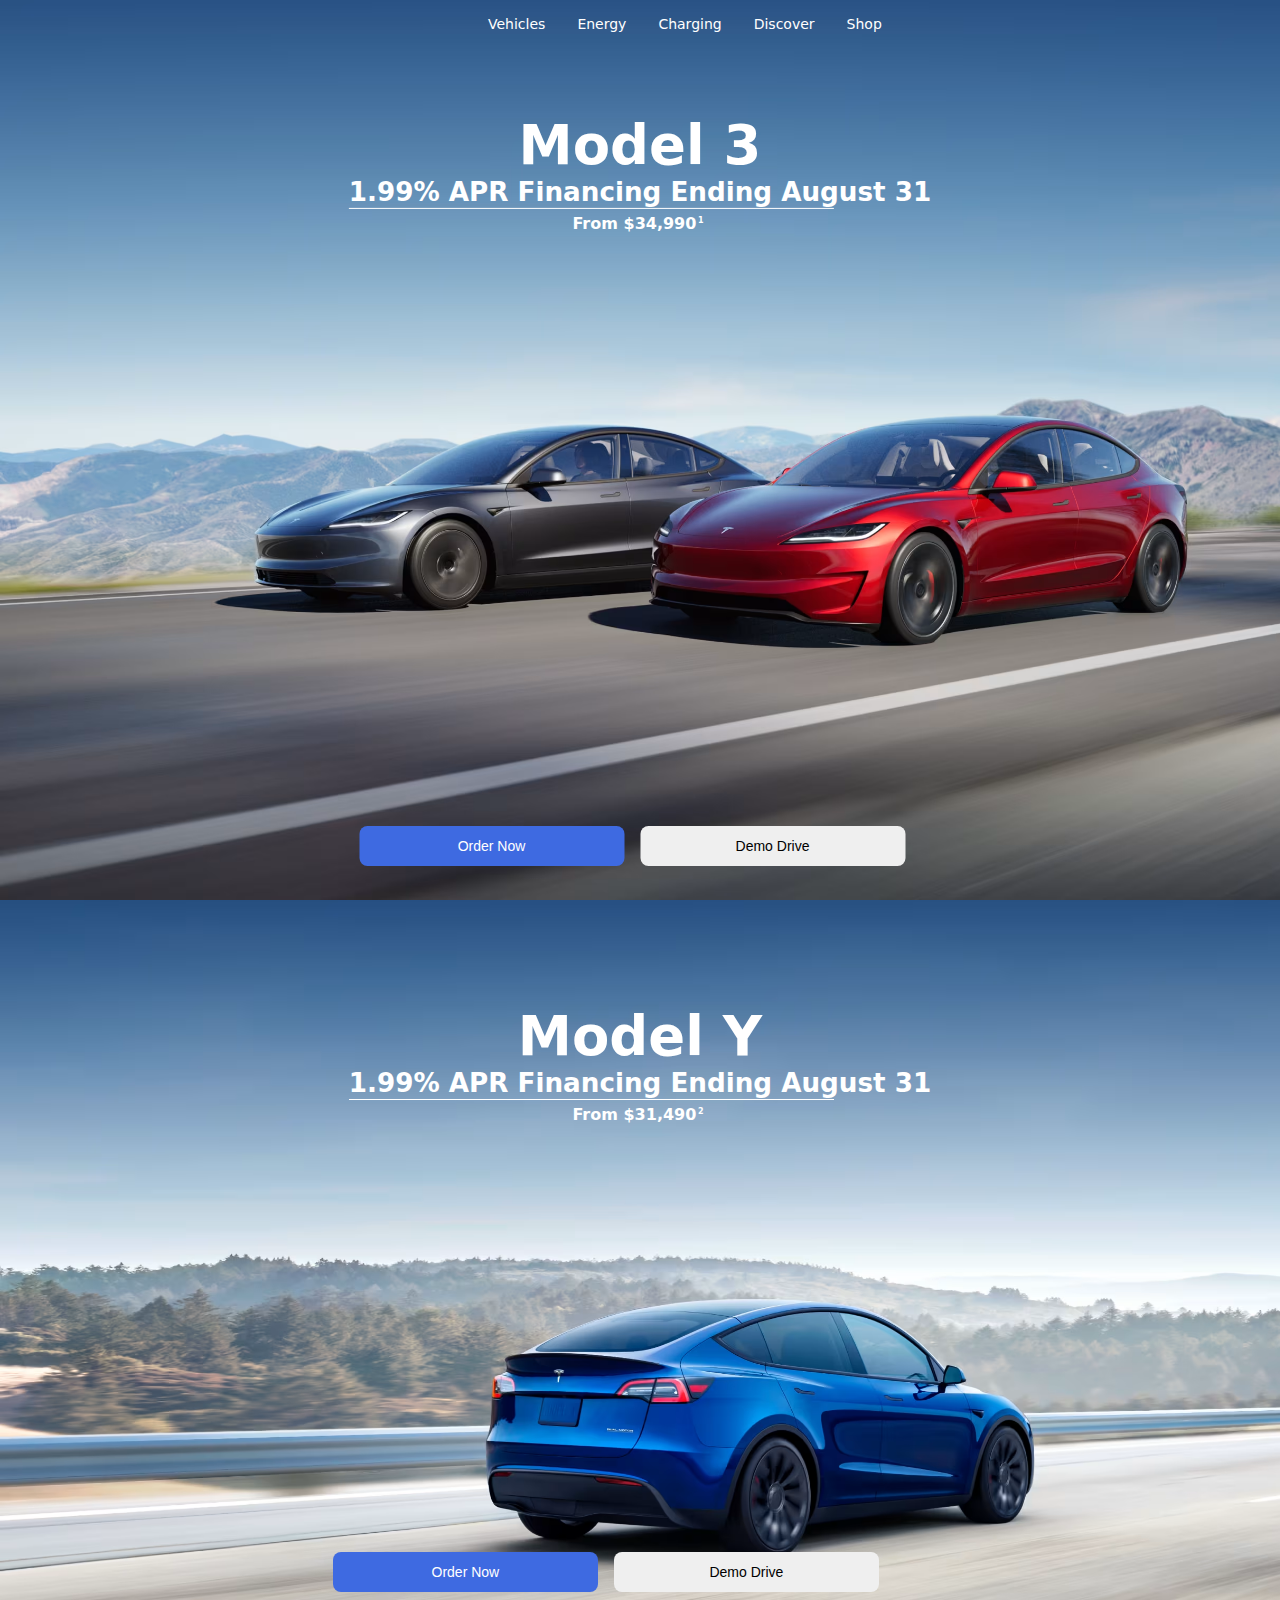
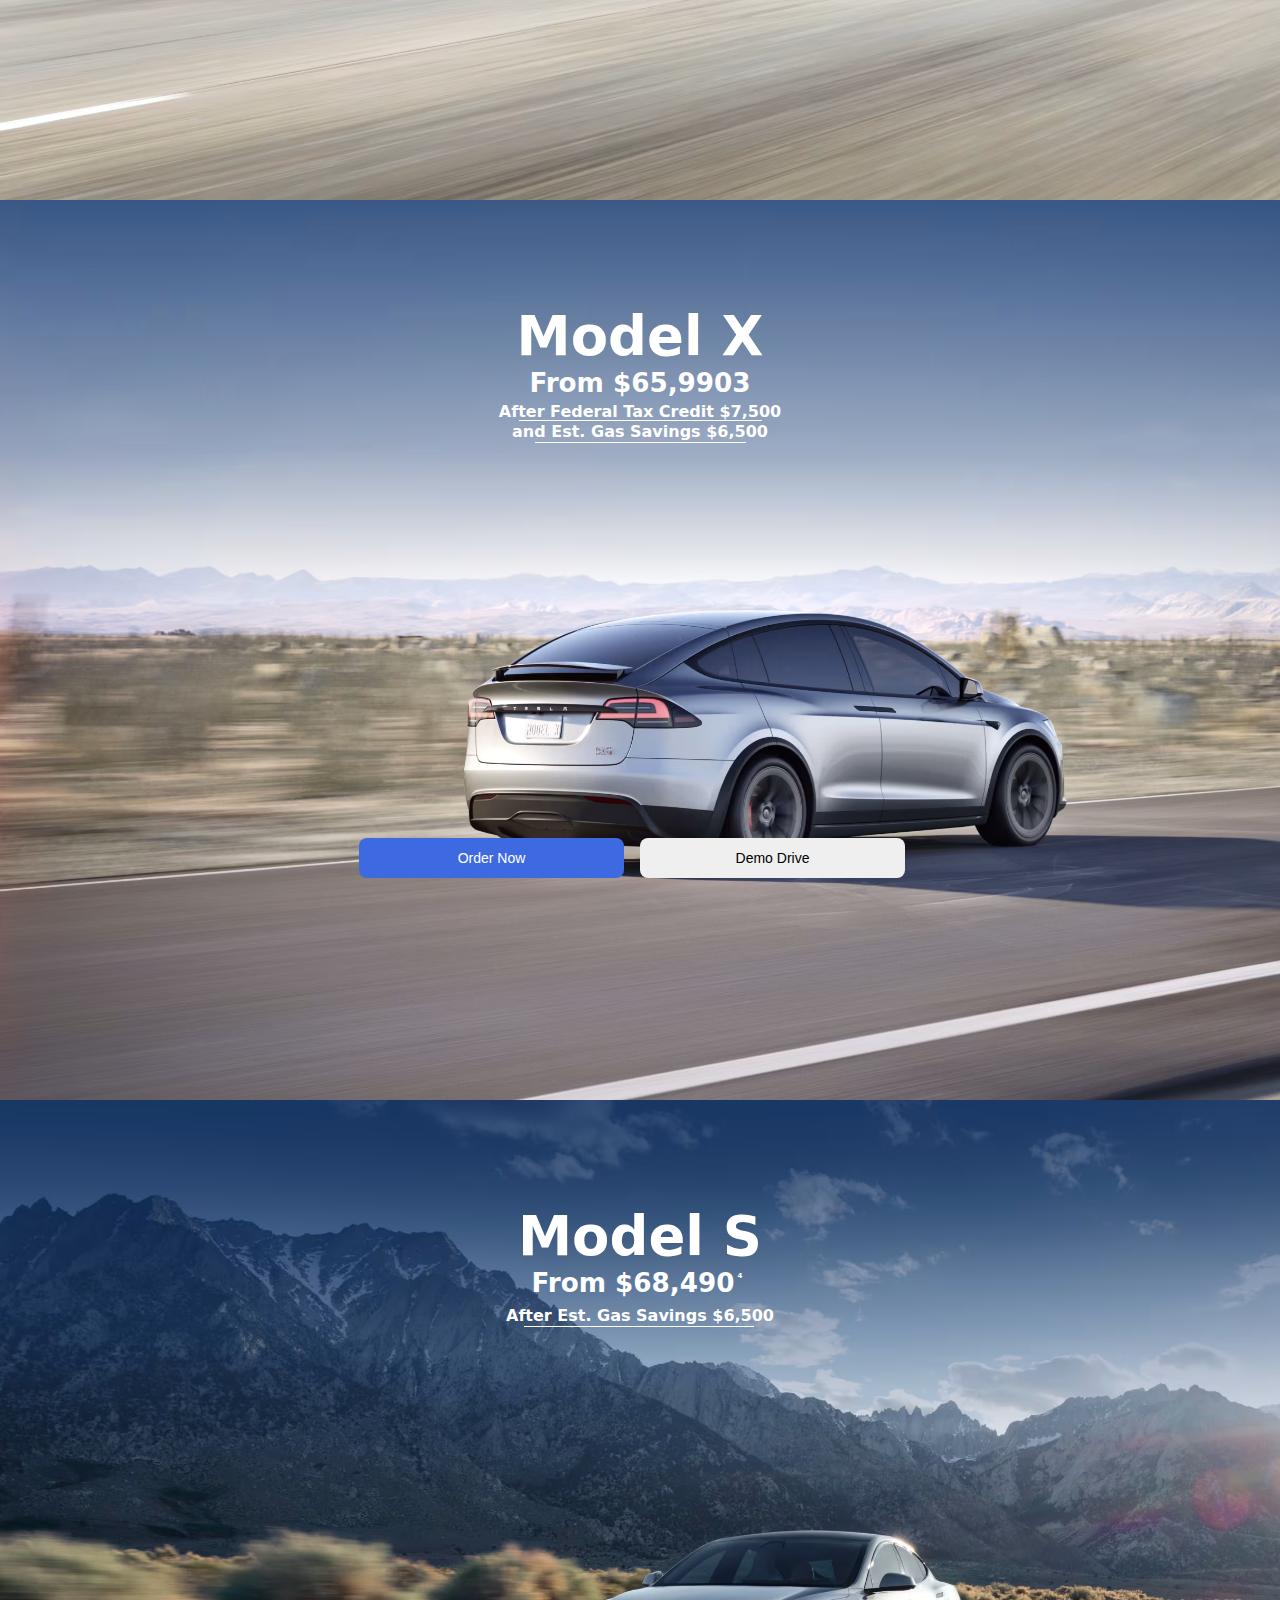
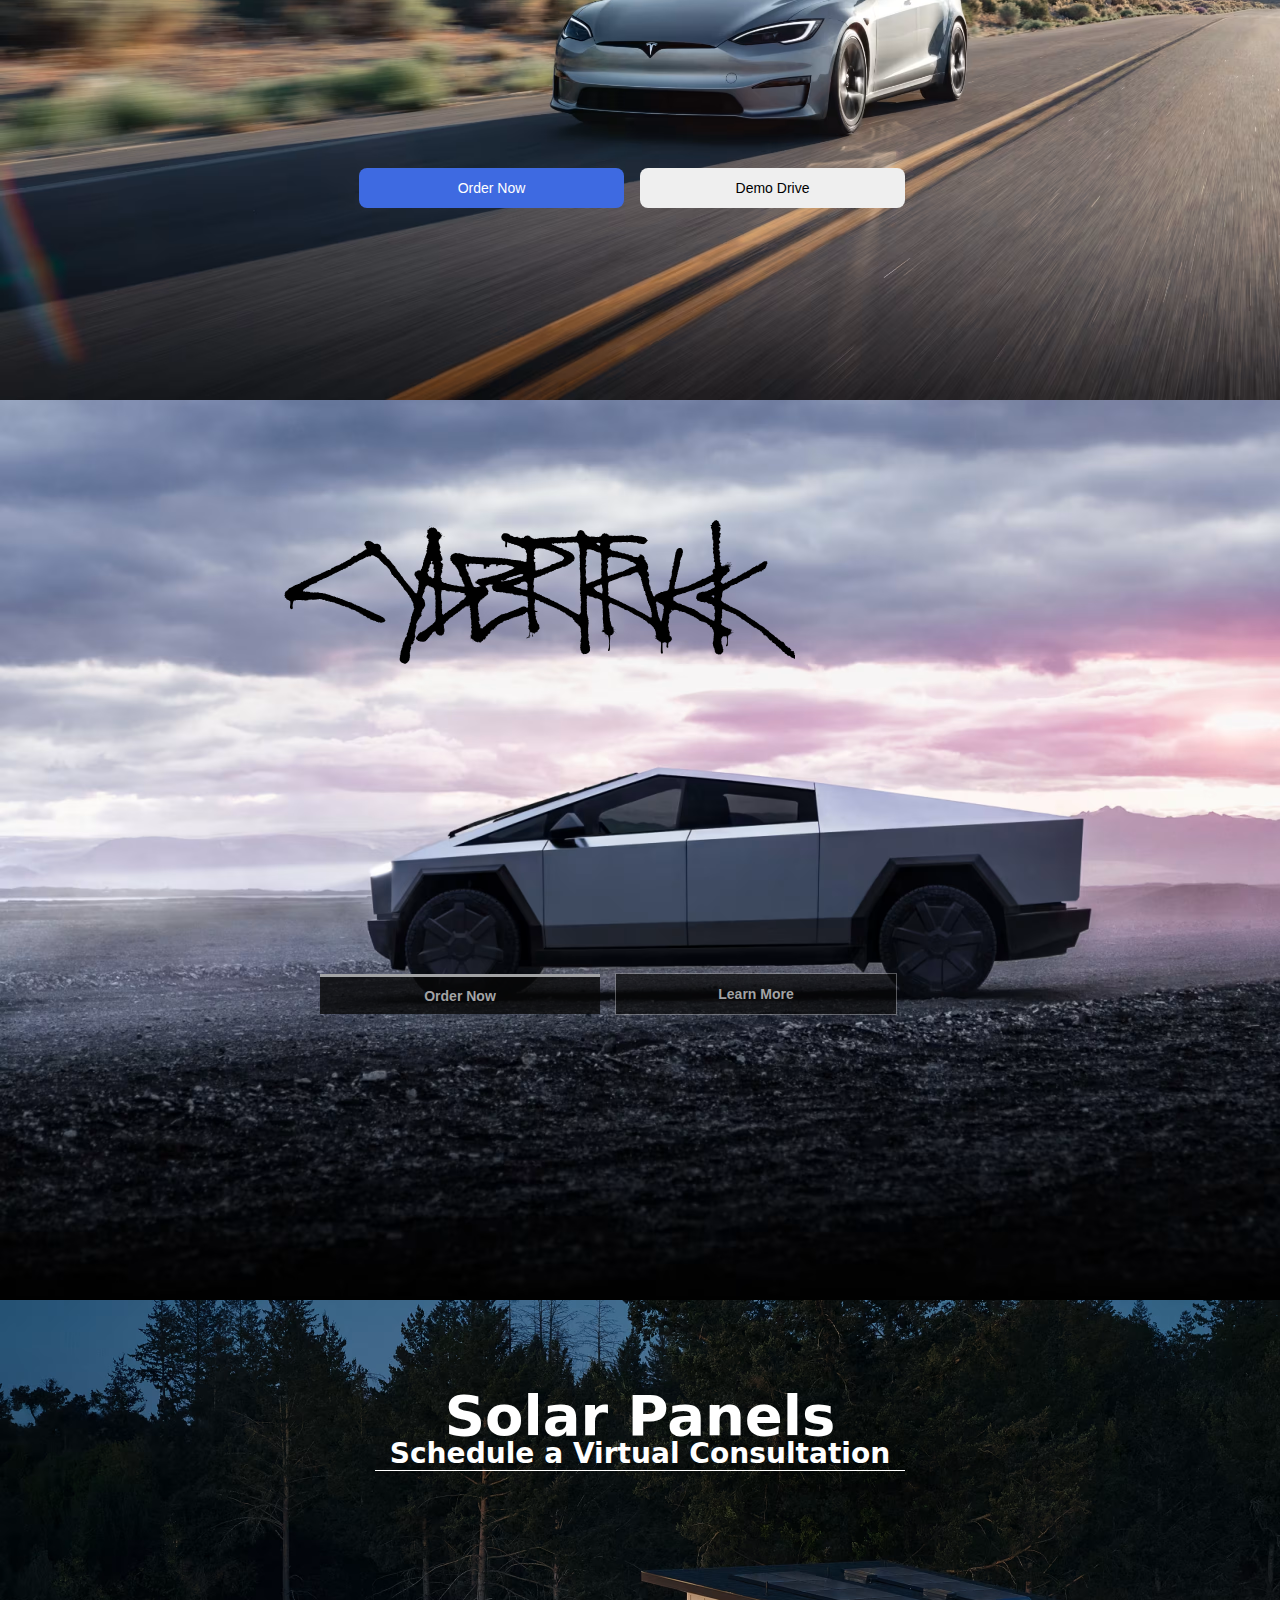
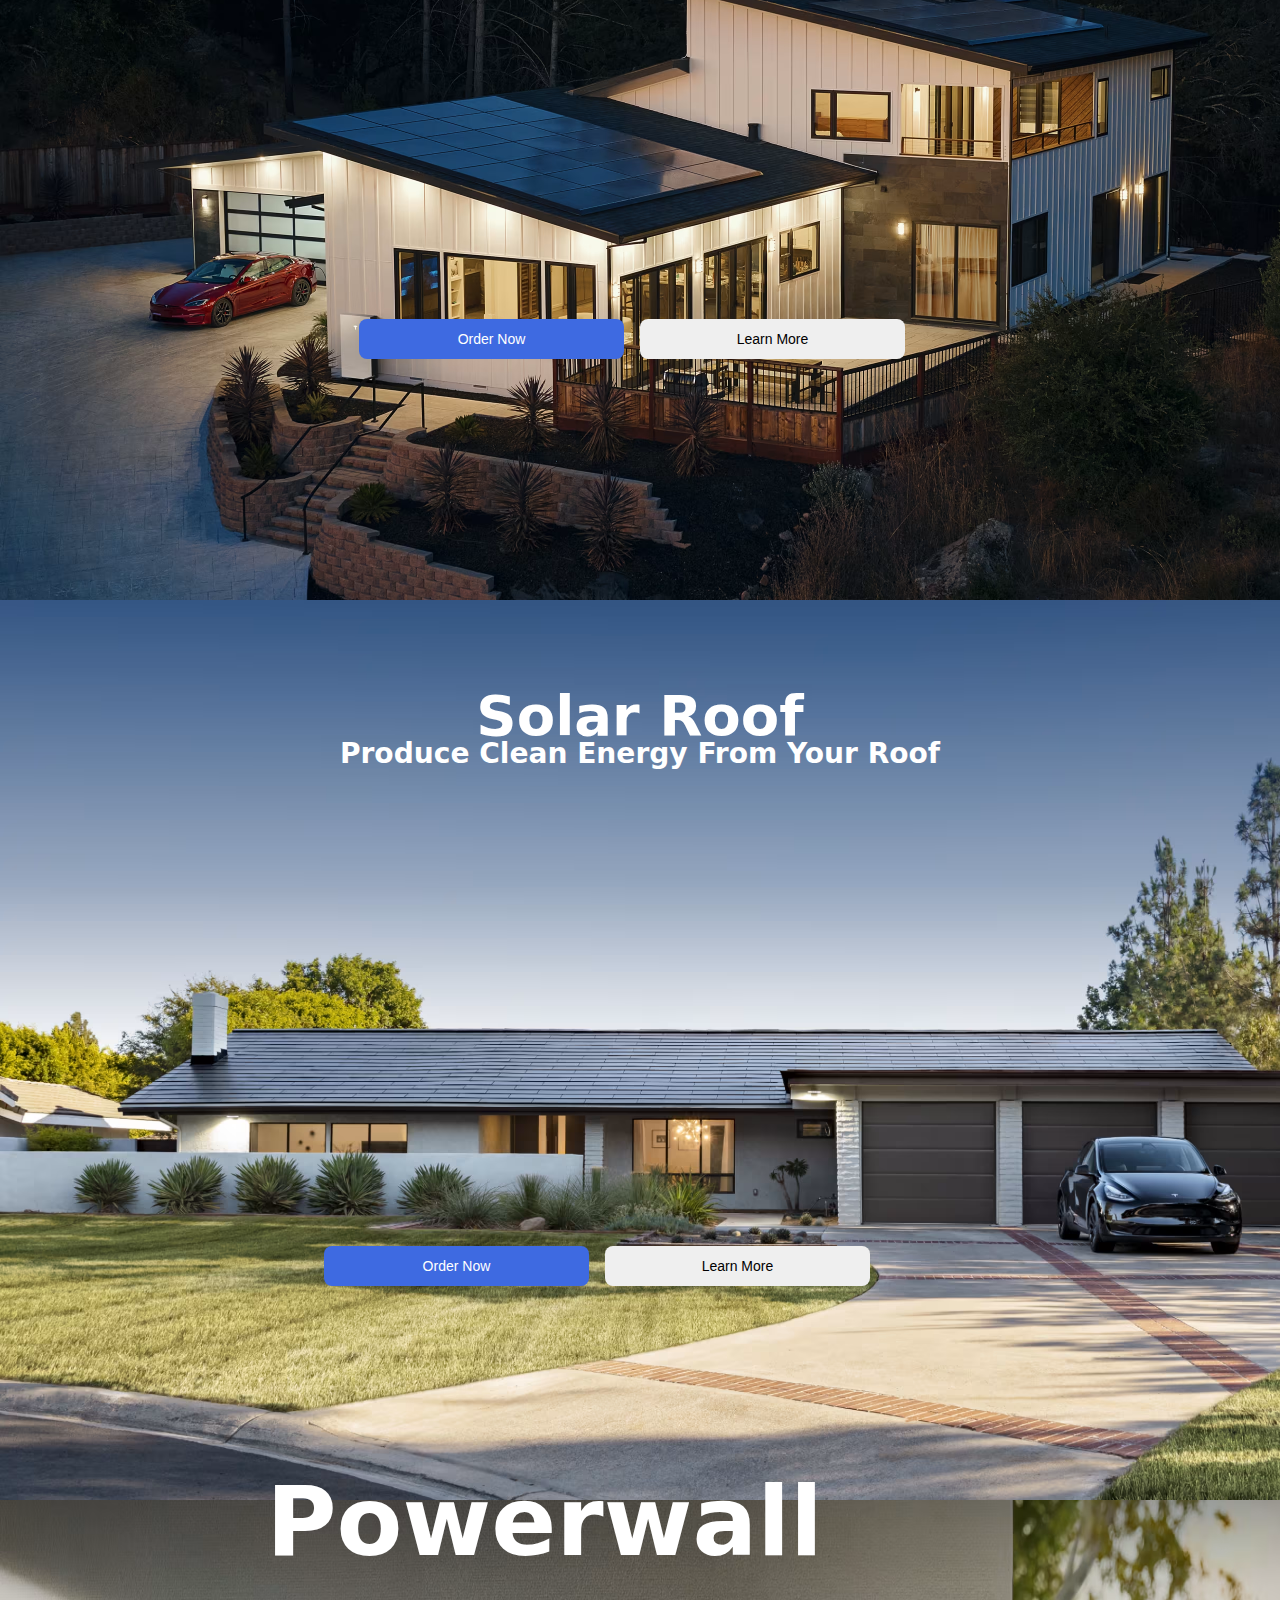
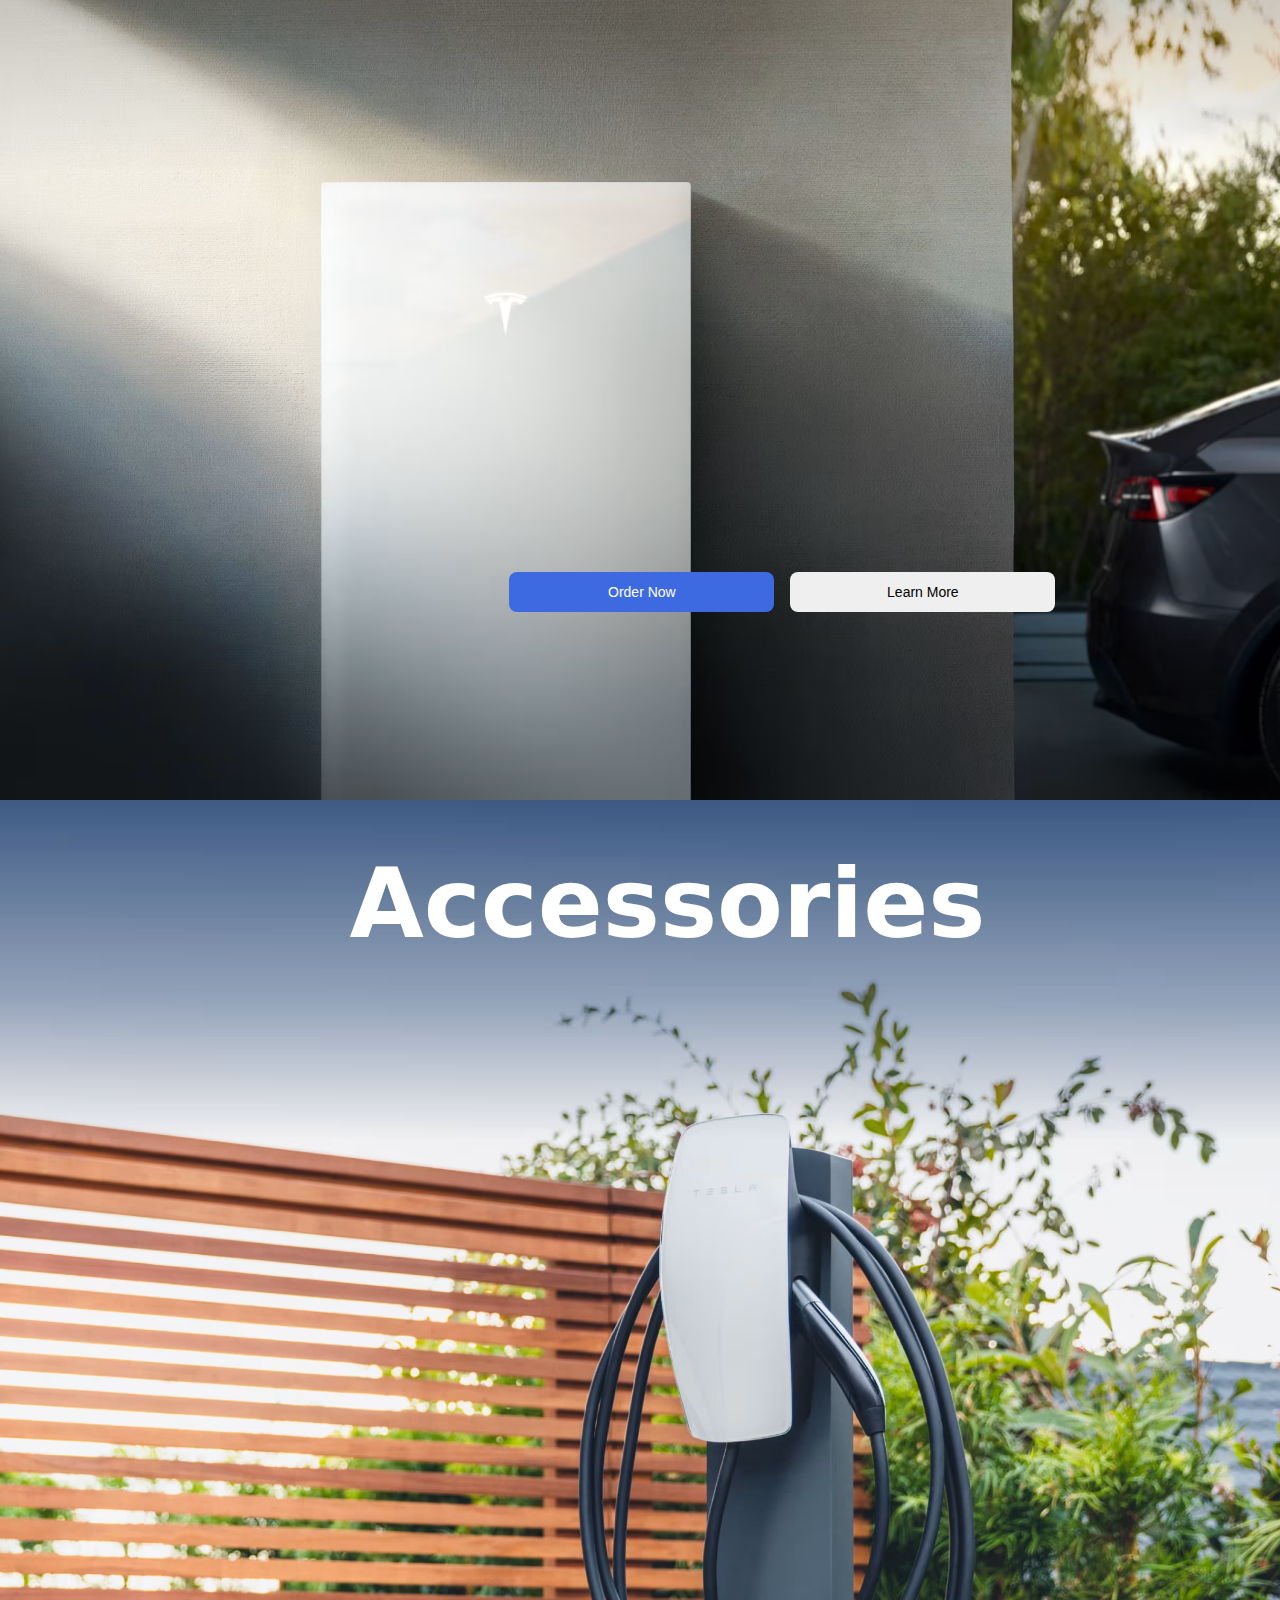
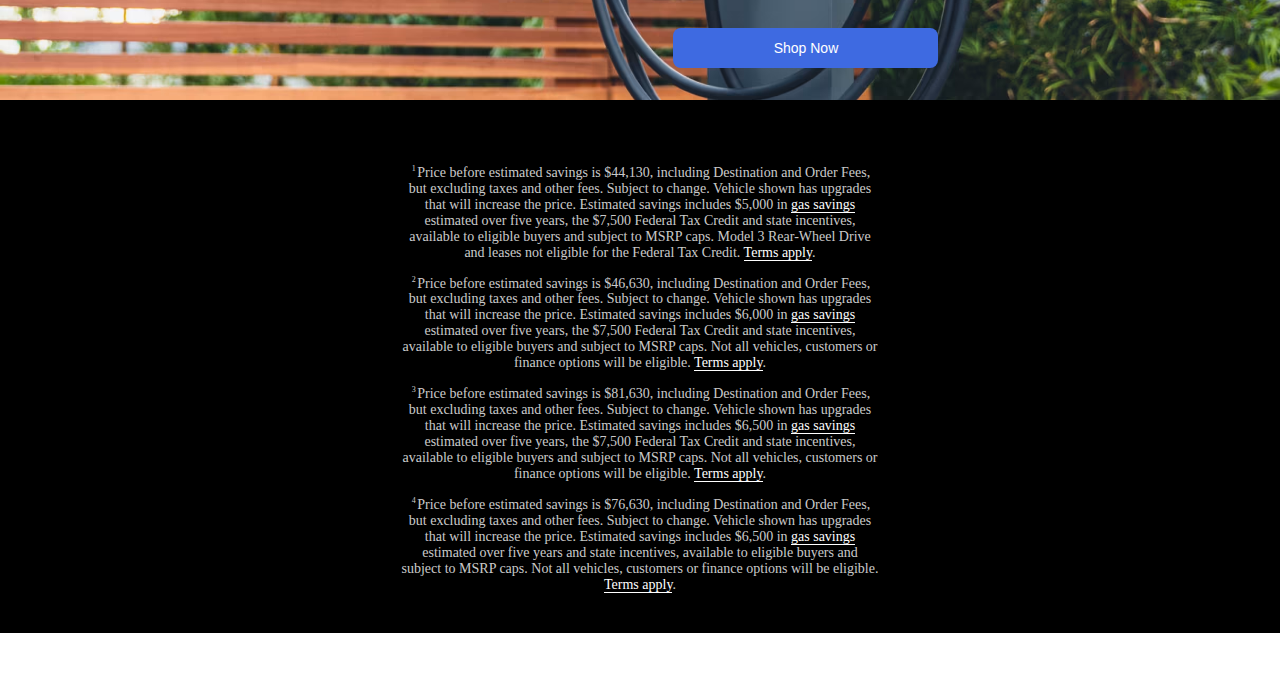
<file: index.html>
<!DOCTYPE html>
<html lang="en">
<head>
    <meta charset="UTF-8">
    <meta name="viewport" content="width=device-width, initial-scale=1.0">
    <title>Electric Cars, Solar & Clean Energy | Tesla</title>
    <link rel="shortcut icon" href="images/tesla-icon-img.png" type="image/x-icon">
    <link rel="stylesheet" href="style.css">


</head>
<body>

    <!-- -----------Header Starting----------- -->

    <header>
        <svg class="tds-icon tds-icon-logo-wordmark tds-site-logo-icon tesla-icon" viewBox="0 0 342 35" xmlns="http://www.w3.org/2000/svg"><path fill="currentColor" d="M0 .1a9.7 9.7 0 0 0 7 7h11l.5.1v27.6h6.8V7.3L26 7h11a9.8 9.8 0 0 0 7-7H0zm238.6 0h-6.8v34.8H263a9.7 9.7 0 0 0 6-6.8h-30.3V0zm-52.3 6.8c3.6-1 6.6-3.8 7.4-6.9l-38.1.1v20.6h31.1v7.2h-24.4a13.6 13.6 0 0 0-8.7 7h39.9v-21h-31.2v-7zm116.2 28h6.7v-14h24.6v14h6.7v-21h-38zM85.3 7h26a9.6 9.6 0 0 0 7.1-7H78.3a9.6 9.6 0 0 0 7 7m0 13.8h26a9.6 9.6 0 0 0 7.1-7H78.3a9.6 9.6 0 0 0 7 7m0 14.1h26a9.6 9.6 0 0 0 7.1-7H78.3a9.6 9.6 0 0 0 7 7M308.5 7h26a9.6 9.6 0 0 0 7-7h-40a9.6 9.6 0 0 0 7 7"></path></svg>

       <nav>
        <ul>
            <li>
                <a href="#">Vehicles</a>
            </li>
            <li>
                <a href="#">Energy</a>
            </li>
            <li>
                <a href="#">Charging</a>
            </li>
            <li>
                <a href="#">Discover</a>
            </li>
            <li>
                <a href="#">Shop</a>
            </li>
        </ul>
       </nav>

       <div class="contact-icons">
        <svg class="tds-icon tds-icon-help contact-icon" viewBox="0 0 24 24" xmlns="http://www.w3.org/2000/svg"><path fill="currentColor" d="M12 20.5a8.5 8.5 0 1 1 0-17 8.5 8.5 0 0 1 0 17m0 1.5c5.523 0 10-4.477 10-10S17.523 2 12 2 2 6.477 2 12s4.477 10 10 10m0-6a1 1 0 1 0 0 2 1 1 0 0 0 0-2m.053-3.533a8 8 0 0 1 .92-.767 7 7 0 0 0 .746-.61 2.3 2.3 0 0 0 .468-.635q.189-.38.188-.883 0-.56-.246-1.048-.237-.486-.771-.792-.534-.305-1.362-.305-.862 0-1.411.347a2 2 0 0 0-.788.89q-.09.201-.148.413c-.111.414-.445.767-.874.767-.428 0-.784-.35-.71-.772q.106-.61.386-1.15.452-.875 1.37-1.394Q10.742 6 12.07 6q1.395 0 2.273.544.885.536 1.271 1.337T16 9.489q0 .817-.254 1.403-.255.577-.616.94-.353.363-.943.817-.468.372-.747.635-.27.264-.451.627-.075.149-.113.302c-.108.424-.422.787-.86.787-.437 0-.806-.356-.76-.79a2.95 2.95 0 0 1 .797-1.743"></path></svg>
        <svg class="tds-icon tds-icon-globe contact-icon" viewBox="0 0 24 24" xmlns="http://www.w3.org/2000/svg"><path fill="currentColor" d="M22 12c0 5.523-4.477 10-10 10S2 17.523 2 12 6.477 2 12 2s10 4.477 10 10M9.254 20.047a8 8 0 0 1-.768-1.378c-.404-.91-.722-1.985-.935-3.169h-3.3a8.53 8.53 0 0 0 5.003 4.547m.603-1.988c.336.757.718 1.324 1.103 1.69.382.364.732.501 1.04.501s.658-.137 1.04-.5c.385-.367.767-.934 1.103-1.69.321-.723.588-1.59.78-2.56H9.076c.192.97.459 1.837.78 2.56ZM8.75 12q.001 1.038.103 2h6.294q.102-.962.103-2-.001-1.038-.103-2H8.853q-.102.962-.103 2m-1.405-2H3.737a8.5 8.5 0 0 0-.237 2c0 .689.082 1.359.237 2h3.608a21 21 0 0 1 0-4m1.732-1.5h5.845c-.19-.97-.458-1.837-.779-2.56-.336-.756-.718-1.323-1.103-1.69-.382-.363-.732-.5-1.04-.5s-.658.137-1.04.5c-.385.367-.767.934-1.103 1.69-.321.723-.588 1.59-.78 2.56m7.577 1.5a20.7 20.7 0 0 1 0 4h3.61a8.5 8.5 0 0 0 .236-2 8.5 8.5 0 0 0-.237-2zm3.094-1.5a8.53 8.53 0 0 0-5.002-4.547c.287.408.543.873.768 1.378.404.91.722 1.985.935 3.169h3.3Zm-12.197 0c.213-1.184.531-2.26.935-3.169.225-.505.48-.97.768-1.378A8.53 8.53 0 0 0 4.252 8.5zm7.963 10.169c-.225.505-.48.97-.768 1.378a8.53 8.53 0 0 0 5.002-4.547h-3.3c-.212 1.184-.53 2.26-.934 3.169"></path></svg>
        <svg class="tds-icon tds-icon-person contact-icon" viewBox="0 0 24 24" xmlns="http://www.w3.org/2000/svg"><path fill="currentColor" d="M12 2C6.477 2 2 6.477 2 12s4.477 10 10 10 10-4.477 10-10S17.523 2 12 2M6.858 18.752c.605-1.868 2.722-3.24 5.142-3.24s4.537 1.372 5.142 3.24C15.712 19.844 13.933 20.5 12 20.5s-3.712-.656-5.142-1.748m11.469-1.095c-1.02-2.165-3.483-3.645-6.327-3.645s-5.307 1.48-6.327 3.645A8.46 8.46 0 0 1 3.5 12c0-4.687 3.813-8.5 8.5-8.5s8.5 3.813 8.5 8.5a8.46 8.46 0 0 1-2.173 5.657M12 6a3.5 3.5 0 1 0 0 7 3.5 3.5 0 0 0 0-7m0 5.5c-1.103 0-2-.897-2-2s.897-2 2-2 2 .897 2 2-.897 2-2 2"></path></svg>
       </div>

       <div class="header-content">

        <div class="first">
            <h1>
                Model 3
            </h1>
        </div>
        

        <div class="second">
            <h3>
                1.99% APR Financing Ending August 31
            </h3>
            <div class="underline"></div>
        </div>

       <div class="third">
        <p>
            From $34,990 <sub>1</sub>
        </p>
       </div>

        
       </div>

       <div class="header-buttons">
        <div class="order-button">
            <button type="submit" class="btn order-btn">Order Now</button>

        </div>

        <div class="demo-button">

            <button class="btn">Demo Drive</button>

        </div>
       </div>
       
    </header>

    <!-- -----------Header Ending------------- -->

    <!-- ------------Section Starting-------------- -->

    <section class="section-1">

        <div class="section-content">

            <div class="first">
                <h1>
                    Model Y
                </h1>
            </div>
            
    
            <div class="second">
                <h3>
                    1.99% APR Financing Ending August 31
                </h3>
                <div class="underline"></div>
            </div>
    
           <div class="third">
            <p>
                From $31,490 <sub>2</sub>
            </p>
           </div>

           <div class="section-btns">
            <div class="order-button">
                <button type="submit" class="btn order-btn">Order Now</button>
    
            </div>
    
            <div class="demo-button">
    
                <button class="btn">Demo Drive</button>
    
            </div>
           </div>

        </div>

       



    </section>

    <section class="section-2">

         <div class="section-content">

            <div class="first">
                <h1 class="section-2-h1">
                    Model X
                </h1>
            </div>
            
    
            <div class="second">
                <h3>
                    From $65,9903
                </h3>
                
            </div>
    
           <div class="third">
            <p>
                After Federal Tax Credit $7,500 
            </p>
            <div class="paragraph-underline-1"></div>
            <p>
                and Est. Gas Savings $6,500
            </p>
            <div class="paragraph-underline-2"></div>
           </div>

           <div class="section-btns">
            <div class="order-button">
                <button type="submit" class="btn order-btn">Order Now</button>
    
            </div>
    
            <div class="demo-button">
    
                <button class="btn">Demo Drive</button>
    
            </div>
           </div>

        </div>

    </section>

    <section class="section-3">

        <div class="section-content">

            <div class="first">
                <h1>
                    Model S
                </h1>
            </div>
            
    
            <div class="second">
                <h3>
                    From $68,490 <sub>4</sub>
                </h3>
                
            </div>
    
           <div class="third">
            <p>
                After Est. Gas Savings $6,500
                <div class="paragraph-underline"></div>
            </p>
           </div>

           <div class="section-btns">
            <div class="order-button">
                <button type="submit" class="btn order-btn">Order Now</button>
    
            </div>
    
            <div class="demo-button">
    
                <button class="btn">Demo Drive</button>
    
            </div>
           </div>

        </div>

    </section>

    <section class="section-4">

        <img src="svg/text.svg" alt="">

        <div class="section-4-btns">
            <div class="order-button">
                <button type="submit" class="btn order-btn" id="order-btn">Order Now</button>
    
            </div>
    
            <div class="demo-button" >
    
                <button class="btn learn-more-btn" >Learn More</button>
    
            </div>
           </div>
        
    </section>

    <section class="section-5">
        <div class="section-5-content">
            <div>
                <h1 class="section-5-h1">Solar Panels</h1>

            </div>
            <div class="section-5-h3">
               <h3> Schedule a Virtual Consultation</h3>
               
            </div>
            
            <div class="section-btns">
                <div class="order-button">
                    <button type="submit" class="btn order-btn">Order Now</button>
        
                </div>
        
                <div class="demo-button">
        
                    <button class="btn">Learn More</button>
        
                </div>
               </div>

        </div>
    </section>

    <section class="section-6">
        <div class="section-5-content">
            <div>
                <h1 class="section-6-h1">Solar Roof</h1>

            </div>
            <div class="section-6-h3">
               <h3> Produce Clean Energy From Your Roof</h3>
               
            </div>
            
            <div class="section-btns">
                <div class="order-button">
                    <button type="submit" class="btn order-btn">Order Now</button>
        
                </div>
        
                <div class="demo-button">
        
                    <button class="btn">Learn More</button>
        
                </div>
               </div>

        </div>
    </section>

    <section class="section-7">

        <div class="section-7-content">
            <h1>Powerwall</h1>
        </div>

        <div class="section-7-btns">
            <div class="order-button">
                <button type="submit" class="btn order-btn">Order Now</button>
    
            </div>
    
            <div class="demo-button">
    
                <button class="btn">Learn More</button>
    
            </div>
           </div>
        
    </section>

    <section class="section-8">

        <div class="section-8-content">
            <h1>Accessories</h1>
        </div>


        <div class="section-8-btns">
            <div class="shop-button">
                <button type="submit" class="btn order-btn">Shop Now</button>
    
            </div>

        </div>
        
        
    </section>

    <!-- -------------Section Ending-------------- -->

    <!-- --------------Footer Starting--------------- -->

    <footer class="footer">

        <div class="footer-content">
            <div class="first-content">
                <p><sup>1</sup> Price before estimated savings is $44,130, including Destination and Order Fees, but excluding taxes and other fees. Subject to change. Vehicle shown has upgrades that will increase the price. Estimated savings includes $5,000 in <a href="">gas savings</a>  estimated over five years, the $7,500 Federal Tax Credit and state incentives, available to eligible buyers and subject to MSRP caps. Model 3 Rear-Wheel Drive and leases not eligible for the Federal Tax Credit. <a href="">Terms apply</a>.</p>
            </div>
            <div class="second-content">
                <p><sup>2</sup> Price before estimated savings is $46,630, including Destination and Order Fees, but excluding taxes and other fees. Subject to change. Vehicle shown has upgrades that will increase the price. Estimated savings includes $6,000 in <a href="">gas savings</a> estimated over five years, the $7,500 Federal Tax Credit and state incentives, available to eligible buyers and subject to MSRP caps. Not all vehicles, customers or finance options will be eligible. <a href="">Terms apply</a>.</p>
            </div>
            <div class="third-content">
                <p><sup>3</sup> Price before estimated savings is $81,630, including Destination and Order Fees, but excluding taxes and other fees. Subject to change. Vehicle shown has upgrades that will increase the price. Estimated savings includes $6,500 in <a href="">gas savings</a> estimated over five years, the $7,500 Federal Tax Credit and state incentives, available to eligible buyers and subject to MSRP caps. Not all vehicles, customers or finance options will be eligible. <a href="">Terms apply</a>.</p>
            </div>
            <div class="fourth-content">
                <p><sup>4</sup> Price before estimated savings is $76,630, including Destination and Order Fees, but excluding taxes and other fees. Subject to change. Vehicle shown has upgrades that will increase the price. Estimated savings includes $6,500 in <a href=""> gas savings</a> estimated over five years and state incentives, available to eligible buyers and subject to MSRP caps. Not all vehicles, customers or finance options will be eligible. <a href="">Terms apply</a>.</p>
            </div>

            <div class="copyrights">
                <ul>
                    <a href="#"><li>Tesla © 2024</li></a>
                    <a href="#"><li>Privacy & Legal</li></a>
                    <a href="#"><li>Vehicle Recalls</li></a>
                    <a href="#"><li>Contact</li></a>
                    <a href="#"><li>News</li></a>
                    <a href="#"><li>Get Updates</li></a>
                    <a href="#"><li>Locations</li></a>
                </ul>
            </div>
        </div>

    </footer>
    
    <!-- ------------Footer Ending-------------- -->
     
</body>
</html>
</file>
<file: style.css>
*{
    box-sizing: border-box;
}
html{
    scroll-behavior: smooth;
}


body{
    margin: 0;
}

/* ------------Header Starting-------------- */

header{
    background-image: url("images/Homepage-img.avif");
    width: 100%;
    height: 100vh;
    background-size: cover;
    display: flex;
    align-items: flex-start;
    

}
.tesla-icon{
    width: 115px;
    margin-left: 3rem;
    margin-top: 1.5rem;
    color: white;
    font-size: 2rem;
}
header ul{
    display: flex;
    justify-content: center;
    list-style: none;
    margin-left: 23rem;
    font-weight: 500;
    font-size: 14px;
    margin-top: 16px;
}
header li{
    margin-left: 2rem;
    font-family: system-ui, -apple-system, BlinkMacSystemFont, 'Segoe UI', Roboto, Oxygen, Ubuntu, Cantarell, 'Open Sans', 'Helvetica Neue', sans-serif;
    
}
header ul li a{
    text-decoration: none;
    color: white;

}
.contact-icon{
    width: 1.5rem;
    margin-left: 12px;
    margin-top: 1rem;
    cursor: pointer;
}
.contact-icons{
    color: white;
    display: flex;
    margin-left: 26rem;
}
.header nav{
    position: relative;
}

/* -------------Header Content Starting------------- */

.header-content{
    position: absolute;
    top: 20%;
    left: 50%;
    transform: translate(-50%,-50%);
    text-align: center;
    color: white;
    font-family: system-ui, -apple-system, BlinkMacSystemFont, 'Segoe UI', Roboto, Oxygen, Ubuntu, Cantarell, 'Open Sans', 'Helvetica Neue', sans-serif;
}
.third sub{
    position: relative;
    font-size: 8px;
    bottom: 10px;
    font-weight: 600;
    right: 4px;
}
.third{
    font-weight: 700;
    position: relative;
    bottom: 10px;
}
.first{
    font-size: 1.7rem;
    margin-top: 15px;
    
}
.first h1{
    margin: 0;
    padding: 0;
}
.second{
    font-size: 1.4rem;
   

}
.second h3{
    margin: 0;
    padding: 0;
    font-weight: 700;
}
.underline{
    border-top: 1px solid white;
    width: 485px;
    position: relative;
    top: 1px;
}
.header-buttons{
    display: flex;
    position: absolute;
    top: 94%;
    left: 50%;
    transform: translate(-50%, -50%);
    justify-content: center;
    align-items: center;
    width: 265px

}
.btn{
    width: 265px;
    right: 2rem;
    height: 40px;
    border-radius: 8px;
    border: none;
    font-size: 14px;
    align-items: center;
    cursor: pointer;


}
.order-button button{
    background-color: #3e6ae1;
    color: white;
    position: relative;
    right: 1rem;
    cursor: pointer;
}

/* --------------Header Content Ending---------------- */

/* ------------Header Ending----------------- */

/* -------------Section Starting------------------ */

.section-1{
    background-image: url("images/img-2.avif");
    height: 100vh;
    background-size: cover;
    display: flex;
    justify-content: center;
    text-align: center;
}

.section-content{
    font-family: system-ui, -apple-system, BlinkMacSystemFont, 'Segoe UI', Roboto, Oxygen, Ubuntu, Cantarell, 'Open Sans', 'Helvetica Neue', sans-serif;
    position: relative;
    top: 10%;
    color: white;
    
    
}
.section-btns{
    display: flex;
    position: relative;
    top: 25rem;
}
.section-2{
    background-image: url("images/img-3.avif");
    height: 100vh;
    background-size: cover;
    display: flex;
    justify-content: center;
    text-align: center;
}
.paragraph-underline-2{
    width: 211px;
    border-top: 1px solid white;
    position: relative;
    left: 10rem;
    top: 15px;
}
.paragraph-underline-1{
    width: 243px;
    border-top: 1px solid white;
    position: relative;
    left: 9rem;
    top: 13px;
}
.section-2 p{
    margin-top: 0;
    margin-bottom: 0;
    position: relative;
    top: 14px;
}

.section-3{
    background-image: url("images/img-4.avif");
    height: 100vh;
    background-size: cover;
    display: flex;
    justify-content: center;
    text-align: center;
}
.second sub{
    position: relative;
    font-size: 7px;
    bottom: 20px;
    font-weight: 600;
    right: 6px;
}
.paragraph-underline{
    position: relative;
    width: 230px;
    border-top: 1px solid white;
    bottom: 15px;
    left: 149px;
}
.section-4{
    background-image: url("images/img-5.avif");
    height: 100vh;
    background-size: cover;
    display: flex;
    justify-content: center;
    

}
.section-4 img{
    width: 32rem;
    position: relative;
    left: 34%;
    top: 12rem;
    transform: translate(-50% , -50%);
}
.section-4-btns{
    display: flex;
    position: relative;
    top: 64rem;
    transform: translate(-50% , -50%);
}
#order-btn{
    background-color: rgba(6.7, 6.7, 6.7, 0.8);
    color: #a2a3a5;
    border-top: 3px solid;
    position: relative;
    border-color: #a2a3a5;
    right: 1rem;
    border-radius: 0;
    font-weight: 700;
    width: 280px;
}
.learn-more-btn{
    background-color: rgba(6.7, 6.7, 6.7, 0.7);
    color: #a2a3a5 ;
    outline: 1px solid #a2a3a581;
    border-radius: 0;
    font-weight: 700;
    width: 280px;
}
.section-5{
    background-image: url("images/img-6.avif");
    height: 100vh;
    background-size: cover;
    display: flex;
    justify-content: center;
    text-align: center;
    
}
.section-5-content{
    position: relative;
    color: white;
    font-family: system-ui, -apple-system, BlinkMacSystemFont, 'Segoe UI', Roboto, Oxygen, Ubuntu, Cantarell, 'Open Sans', 'Helvetica Neue', sans-serif;
    top: 5%;

}
.section-5-h1{
    font-size: 3.5rem;
    font-weight: 600;
}


.section-5-h3{
    font-size: 1.5rem;
    position: relative;
    bottom: 3rem;
    border-bottom: 1px solid white;
}

.section-5 h3{
    margin: 0;
}

.section-6{
    background-image: url("images/img-7.avif");
    height: 100vh;
    background-size: cover;
    display: flex;
    justify-content: center;
    text-align: center;
}
.section-6-h3{
    font-size: 1.5rem;
    position: relative;
    bottom: 3rem;
    
}
.section-6-h1{
    font-size: 3.5rem;
    font-weight: 700;
}
.section-7{
    background-image: url("images/img-8.avif");
    height: 100vh;
    background-size: cover;
    display: flex;
    justify-content: center;
}
.section-7-content{
    position: relative;
    transform: translate(-50%,-50%);
    top: 26rem;
    font-size: 3rem;
    color: white;
    font-family: system-ui, -apple-system, BlinkMacSystemFont, 'Segoe UI', Roboto, Oxygen, Ubuntu, Cantarell, 'Open Sans', 'Helvetica Neue', sans-serif;
    left: 28rem;
}
.section-7-content h1{
    margin: 0;
    font-weight: 600;
    border: 0;
}
.section-7-btns{
    display: flex;
    position: relative;
    top: 42rem;
    right: 8rem;
}
.section-8{
    background-image: url("images/img-9.avif");
    height: 100vh;
    background-size: cover;
    display: flex;
    position: relative;
    justify-content: center;
}
.section-8-content{
    position: relative;
    left: 10rem;
    bottom: 1rem;
    font-size: 3rem;
    color: white;
    font-family: system-ui, -apple-system, BlinkMacSystemFont, 'Segoe UI', Roboto, Oxygen, Ubuntu, Cantarell, 'Open Sans', 'Helvetica Neue', sans-serif;

}
.section-8 h1{
      font-weight: 600;
}
.shop-button button{
    background-color: #3e6ae1;
    color: white;
    position: relative;
    right: 9.5rem;
}
.shop-button{
    position: relative;
   

}
.section-8-btns{
    display: flex;
    justify-content: center;
    align-items: end;
    position: relative;
    bottom: 2rem;
}

/* --------------Section Ending------------------ */

/* -----------Footer Starting--------------- */

.footer{
   width : 100%;
   height: 533px;
   background-color: black;
   display: flex;
   padding: 50px 25% 0;
   text-align: center;
}
.footer-content{
    color: rgba(255, 255, 255, 0.803);
    font-size: 14px;
    padding: 0 81px;
}

.footer-content p sup{
    position: relative;
    font-size: 8px;
    left: 2px;
}
.copyrights ul{
    list-style: none;
    display: flex;
    font-size: 10px;
}
.copyrights ul li{
    color: white;
    position: relative;
    left: 3rem;
    font-weight: 800;

}



.footer a{
    text-decoration: none;
    color: white;
}
.footer-content a{
    border-bottom: 1px solid white;
    
}
.copyrights ul a{
    border: none;
    position: relative;
    top: 3rem;
   padding-right: 1rem;


}

/* --------------Footer Ending---------------- */
</file>
